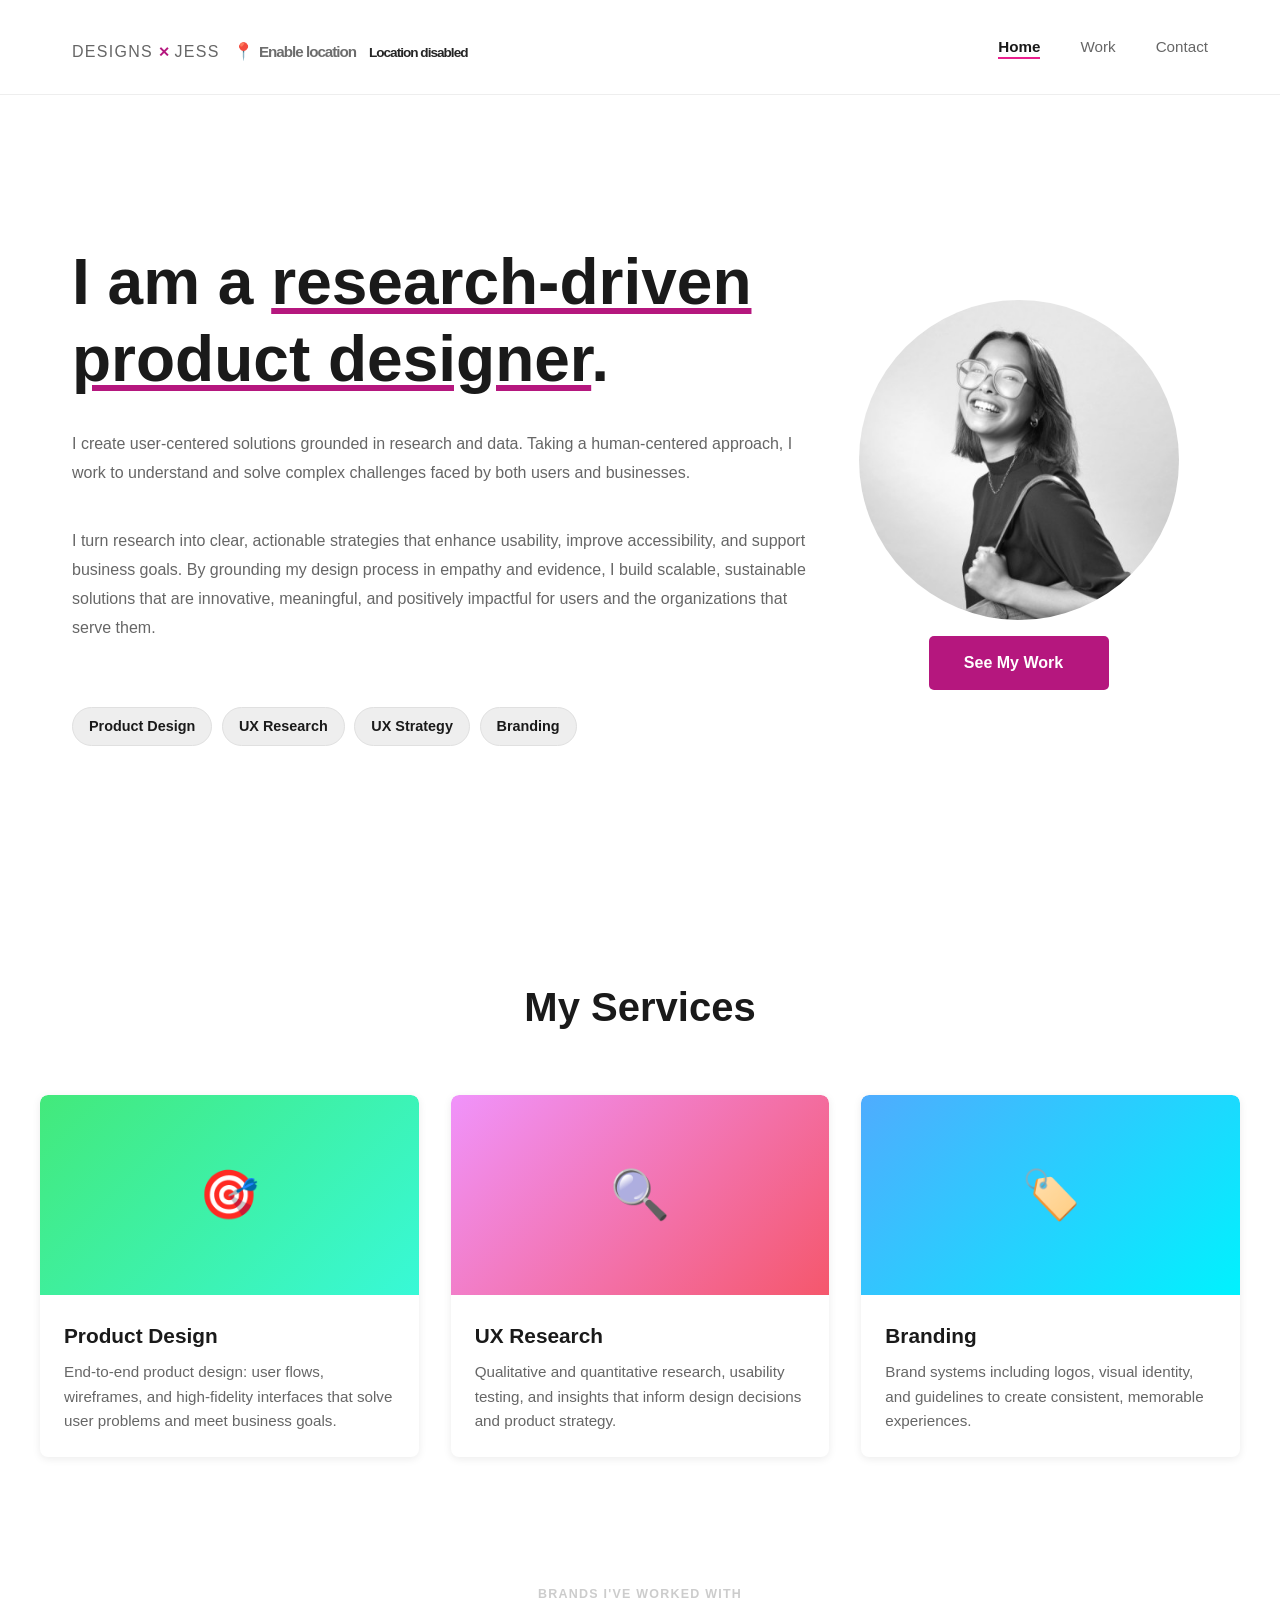
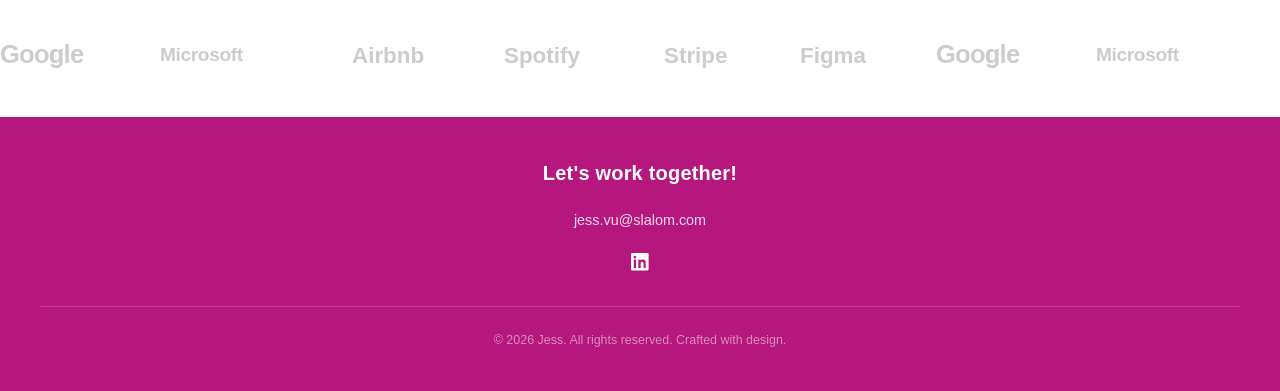
<file: index.html>
<!DOCTYPE html>
<html lang="en">
<head>
  <meta charset="UTF-8">
  <meta name="viewport" content="width=device-width, initial-scale=1.0">
  <meta name="description" content="Jess - Creative Designer | Portfolio & Services">
  <title>Jess - Designer | Creative Portfolio</title>
  <link rel="stylesheet" href="css/styles.css">
</head>
<body>
  <!-- Navigation Header -->
  <header>
    <nav>
      <div class="logo"><a href="index.html"><span class="logo-prefix">Designs</span><span class="logo-x">✕</span><span class="logo-name">Jess</span></a><span class="header-weather loading" id="headerWeather" aria-live="polite"><span class="hw-emoji">⛅</span><span class="hw-temp">--°F</span><span class="hw-loc" id="hwLoc"></span></span></div>
      <ul class="nav-links">
        <li><a href="index.html">Home</a></li>
        <li><a href="pages/work.html">Work</a></li>
        <li><a href="pages/contact.html">Contact</a></li>
      </ul>
    </nav>
  </header>

  <!-- Hero (moved About Me) -->
  <section class="hero" id="home">
    <div class="about-content container row">
      <div class="about-text col-8">
        <h1>I am a <span style="color: var(--primary-color); text-decoration: underline; text-decoration-color: #B5177E; text-underline-offset: 4px;">research-driven product designer</span><span style="color: var(--primary-color);">.</span></h1>
        <p>
          I create user-centered solutions grounded in research and data. Taking a human-centered approach, I work to understand and solve complex challenges faced by both users and businesses.
        </p>
        <p>
          I turn research into clear, actionable strategies that enhance usability, improve accessibility, and support business goals. By grounding my design process in empathy and evidence, I build scalable, sustainable solutions that are innovative, meaningful, and positively impactful for users and the organizations that serve them.
        </p>
        <div class="skills">
          <span class="skill-tag">Product Design</span>
          <span class="skill-tag">UX Research</span>
          <span class="skill-tag">UX Strategy</span>
          <span class="skill-tag">Branding</span>
        </div>
        
      </div>
      <div class="about-image col-4" style="padding-left: 0;">
        <div class="photo-wrap">
          <img src="assets/profile.jpeg" alt="Jess smiling">
        </div>
        <a href="pages/work.html" class="cta-button">See My Work</a>
      </div>
    </div>
  </section>

  <!-- Portfolio Section -->
  <section class="portfolio" id="portfolio">
    <div class="portfolio-container">
      <h2 class="section-title">My Services</h2>
      <div class="portfolio-grid">
        <a class="portfolio-item" href="pages/work.html#product-design">
          <div class="portfolio-image">🎯</div>
          <div class="portfolio-content">
            <h3>Product Design</h3>
            <p>End-to-end product design: user flows, wireframes, and high-fidelity interfaces that solve user problems and meet business goals.</p>
          </div>
        </a>
        <a class="portfolio-item" href="pages/work.html#ux-research">
          <div class="portfolio-image">🔍</div>
          <div class="portfolio-content">
            <h3>UX Research</h3>
            <p>Qualitative and quantitative research, usability testing, and insights that inform design decisions and product strategy.</p>
          </div>
        </a>
        <a class="portfolio-item" href="pages/work.html#branding">
          <div class="portfolio-image">🏷️</div>
          <div class="portfolio-content">
            <h3>Branding</h3>
            <p>Brand systems including logos, visual identity, and guidelines to create consistent, memorable experiences.</p>
          </div>
        </a>
      </div>
    </div>
  </section>

  <!-- Client Logos Carousel -->
  <section class="clients" aria-label="Brands I've worked with">
    <div class="clients-container">
      <p class="clients-label">Brands I've worked with</p>
      <div class="clients-track-wrapper" aria-hidden="true">
        <ul class="clients-track">
          <li class="client-logo"><svg viewBox="0 0 120 40" xmlns="http://www.w3.org/2000/svg" fill="currentColor" focusable="false"><title>Google</title><text x="0" y="32" font-family="Arial, sans-serif" font-size="32" font-weight="700" letter-spacing="-1">Google</text></svg></li>
          <li class="client-logo"><svg viewBox="0 0 160 40" xmlns="http://www.w3.org/2000/svg" fill="currentColor" focusable="false"><title>Microsoft</title><text x="0" y="30" font-family="Arial, sans-serif" font-size="24" font-weight="600" letter-spacing="-0.5">Microsoft</text></svg></li>
          <li class="client-logo"><svg viewBox="0 0 110 40" xmlns="http://www.w3.org/2000/svg" fill="currentColor" focusable="false"><title>Airbnb</title><text x="0" y="32" font-family="Arial, sans-serif" font-size="28" font-weight="700">Airbnb</text></svg></li>
          <li class="client-logo"><svg viewBox="0 0 120 40" xmlns="http://www.w3.org/2000/svg" fill="currentColor" focusable="false"><title>Spotify</title><text x="0" y="32" font-family="Arial, sans-serif" font-size="28" font-weight="700">Spotify</text></svg></li>
          <li class="client-logo"><svg viewBox="0 0 90 40" xmlns="http://www.w3.org/2000/svg" fill="currentColor" focusable="false"><title>Stripe</title><text x="0" y="32" font-family="Arial, sans-serif" font-size="28" font-weight="700">Stripe</text></svg></li>
          <li class="client-logo"><svg viewBox="0 0 90 40" xmlns="http://www.w3.org/2000/svg" fill="currentColor" focusable="false"><title>Figma</title><text x="0" y="32" font-family="Arial, sans-serif" font-size="28" font-weight="700">Figma</text></svg></li>
          <!-- duplicate set for seamless loop -->
          <li class="client-logo" aria-hidden="true"><svg viewBox="0 0 120 40" xmlns="http://www.w3.org/2000/svg" fill="currentColor" focusable="false"><text x="0" y="32" font-family="Arial, sans-serif" font-size="32" font-weight="700" letter-spacing="-1">Google</text></svg></li>
          <li class="client-logo" aria-hidden="true"><svg viewBox="0 0 160 40" xmlns="http://www.w3.org/2000/svg" fill="currentColor" focusable="false"><text x="0" y="30" font-family="Arial, sans-serif" font-size="24" font-weight="600" letter-spacing="-0.5">Microsoft</text></svg></li>
          <li class="client-logo" aria-hidden="true"><svg viewBox="0 0 110 40" xmlns="http://www.w3.org/2000/svg" fill="currentColor" focusable="false"><text x="0" y="32" font-family="Arial, sans-serif" font-size="28" font-weight="700">Airbnb</text></svg></li>
          <li class="client-logo" aria-hidden="true"><svg viewBox="0 0 120 40" xmlns="http://www.w3.org/2000/svg" fill="currentColor" focusable="false"><text x="0" y="32" font-family="Arial, sans-serif" font-size="28" font-weight="700">Spotify</text></svg></li>
          <li class="client-logo" aria-hidden="true"><svg viewBox="0 0 90 40" xmlns="http://www.w3.org/2000/svg" fill="currentColor" focusable="false"><text x="0" y="32" font-family="Arial, sans-serif" font-size="28" font-weight="700">Stripe</text></svg></li>
          <li class="client-logo" aria-hidden="true"><svg viewBox="0 0 90 40" xmlns="http://www.w3.org/2000/svg" fill="currentColor" focusable="false"><text x="0" y="32" font-family="Arial, sans-serif" font-size="28" font-weight="700">Figma</text></svg></li>
        </ul>
      </div>
    </div>
  </section>

  <!-- About section removed (content moved to hero) -->

  <!-- Footer -->
  <footer>
    <div class="footer-inner">
      <p class="footer-cta-title">Let's work together!</p>
      <div class="footer-links">
        <a href="mailto:jess.vu@slalom.com" class="footer-email-link">jess.vu@slalom.com</a>
        <a href="#" aria-label="LinkedIn" class="footer-icon-link">
          <svg xmlns="http://www.w3.org/2000/svg" viewBox="0 0 24 24" fill="currentColor"><path d="M20.447 20.452H17.21v-5.569c0-1.328-.027-3.037-1.852-3.037-1.853 0-2.136 1.445-2.136 2.939v5.667H9.987V9h3.102v1.561h.046c.432-.818 1.487-1.681 3.061-1.681 3.274 0 3.878 2.154 3.878 4.957v6.615zM5.337 7.433a1.8 1.8 0 1 1 0-3.601 1.8 1.8 0 0 1 0 3.601zm1.554 13.019H3.783V9h3.108v11.452zM22.225 0H1.771C.792 0 0 .774 0 1.729v20.542C0 23.227.792 24 1.771 24h20.451C23.2 24 24 23.227 24 22.271V1.729C24 .774 23.2 0 22.222 0h.003z"/></svg>
        </a>
      </div>
      <hr class="footer-divider">
      <p class="footer-copy">&copy; 2026 Jess. All rights reserved. Crafted with design.</p>
    </div>
  </footer>
  <script src="app.js"></script>
</body>
 
</html>
</file>
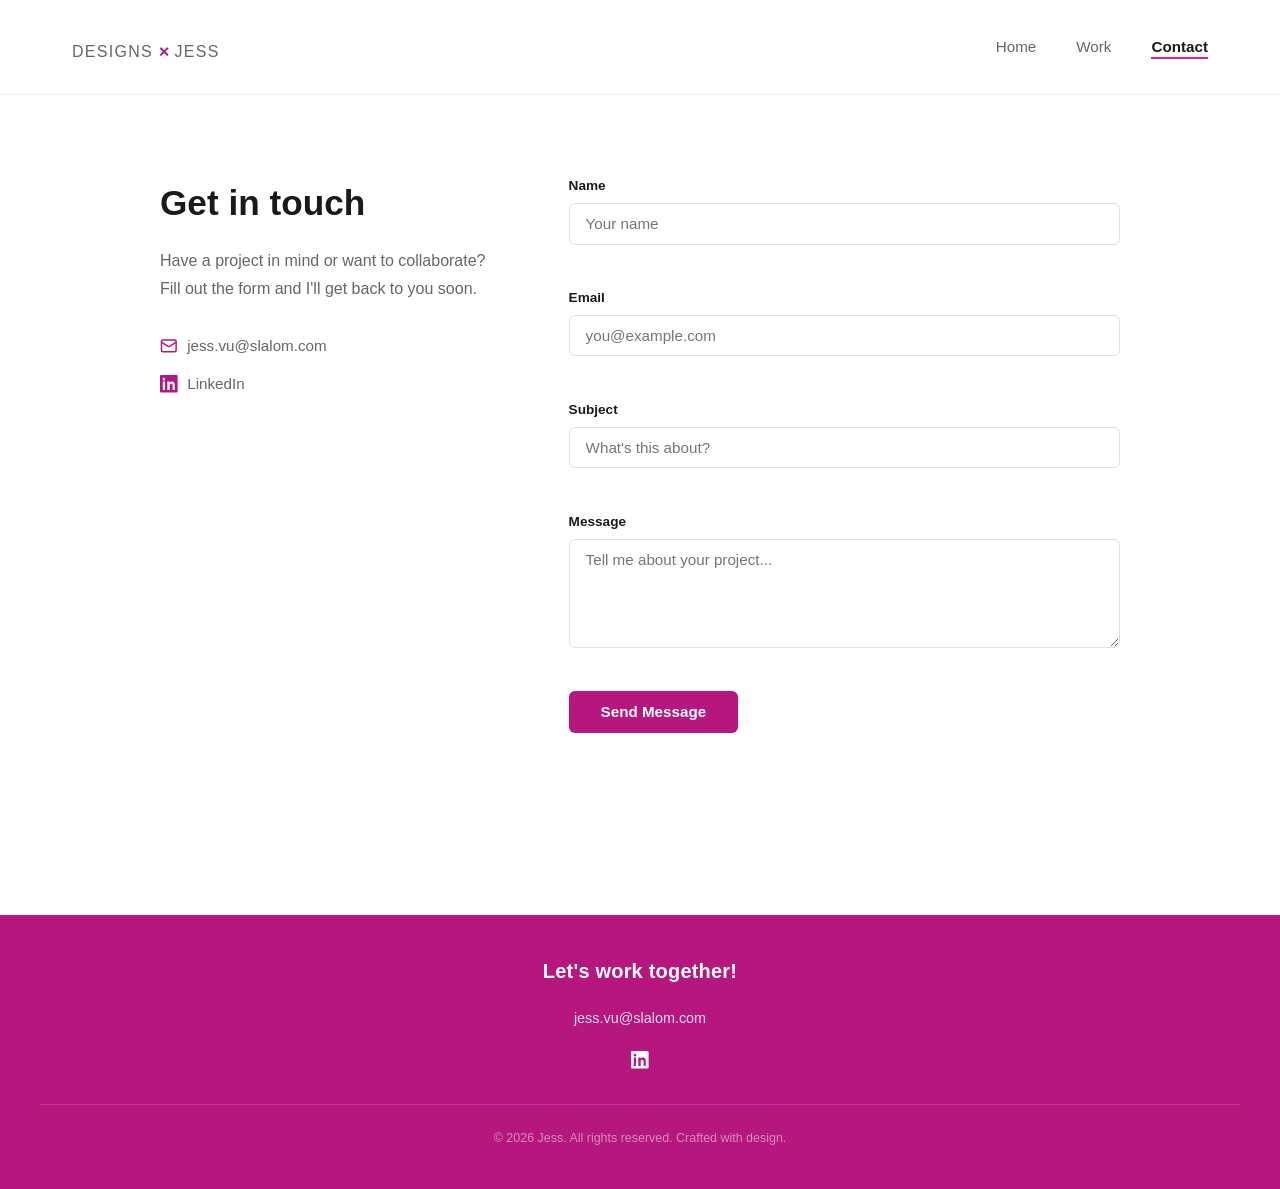
<file: pages/contact.html>
<!DOCTYPE html>
<html lang="en">
  <head>
    <meta charset="UTF-8">
    <meta name="viewport" content="width=device-width, initial-scale=1.0">
    <meta name="description" content="Contact Jess - Designer">
    <title>Contact - Jess</title>
    <link rel="stylesheet" href="../css/styles.css">
  </head>
<body>
  <!-- Navigation Header -->
  <header>
    <nav>
      <div class="logo"><a href="../index.html"><span class="logo-prefix">Designs</span><span class="logo-x">✕</span><span class="logo-name">Jess</span></a></div>
      <ul class="nav-links">
        <li><a href="../index.html">Home</a></li>
        <li><a href="work.html">Work</a></li>
        <li><a href="contact.html">Contact</a></li>
      </ul>
    </nav>
  </header>

  <!-- Contact Section -->
  <section class="contact-page" id="contact">
    <div class="contact-page-container">
      <div class="contact-page-intro">
        <h1>Get in touch</h1>
        <p>Have a project in mind or want to collaborate? Fill out the form and I'll get back to you soon.</p>
        <ul class="contact-page-details">
          <li>
            <svg xmlns="http://www.w3.org/2000/svg" viewBox="0 0 24 24" fill="none" stroke="currentColor" stroke-width="2" stroke-linecap="round" stroke-linejoin="round" aria-hidden="true"><rect x="2" y="4" width="20" height="16" rx="2"/><path d="m22 7-8.97 5.7a1.94 1.94 0 0 1-2.06 0L2 7"/></svg>
            <a href="mailto:jess.vu@slalom.com">jess.vu@slalom.com</a>
          </li>
          <li>
            <svg xmlns="http://www.w3.org/2000/svg" viewBox="0 0 24 24" fill="currentColor" aria-hidden="true"><path d="M20.447 20.452H17.21v-5.569c0-1.328-.027-3.037-1.852-3.037-1.853 0-2.136 1.445-2.136 2.939v5.667H9.987V9h3.102v1.561h.046c.432-.818 1.487-1.681 3.061-1.681 3.274 0 3.878 2.154 3.878 4.957v6.615zM5.337 7.433a1.8 1.8 0 1 1 0-3.601 1.8 1.8 0 0 1 0 3.601zm1.554 13.019H3.783V9h3.108v11.452zM22.225 0H1.771C.792 0 0 .774 0 1.729v20.542C0 23.227.792 24 1.771 24h20.451C23.2 24 24 23.227 24 22.271V1.729C24 .774 23.2 0 22.222 0h.003z"/></svg>
            <a href="#">LinkedIn</a>
          </li>
        </ul>
      </div>

      <form class="contact-form" novalidate>
        <div class="form-group">
          <label for="contact-name">Name</label>
          <input type="text" id="contact-name" name="name" placeholder="Your name" required autocomplete="name">
          <span class="field-error" aria-live="polite"></span>
        </div>
        <div class="form-group">
          <label for="contact-email">Email</label>
          <input type="email" id="contact-email" name="email" placeholder="you@example.com" required autocomplete="email">
          <span class="field-error" aria-live="polite"></span>
        </div>
        <div class="form-group">
          <label for="contact-subject">Subject</label>
          <input type="text" id="contact-subject" name="subject" placeholder="What's this about?">
          <span class="field-error" aria-live="polite"></span>
        </div>
        <div class="form-group">
          <label for="contact-message">Message</label>
          <textarea id="contact-message" name="message" rows="5" placeholder="Tell me about your project..." required></textarea>
          <span class="field-error" aria-live="polite"></span>
        </div>
        <button type="submit" class="contact-submit">Send Message</button>
        <p class="form-success" aria-live="polite" hidden>Thanks! Your message has been sent.</p>
      </form>
    </div>
  </section>

  <!-- Footer -->
  <footer>
    <div class="footer-inner">
      <p class="footer-cta-title">Let's work together!</p>
      <div class="footer-links">
        <a href="mailto:jess.vu@slalom.com" class="footer-email-link">jess.vu@slalom.com</a>
        <a href="#" aria-label="LinkedIn" class="footer-icon-link">
          <svg xmlns="http://www.w3.org/2000/svg" viewBox="0 0 24 24" fill="currentColor"><path d="M20.447 20.452H17.21v-5.569c0-1.328-.027-3.037-1.852-3.037-1.853 0-2.136 1.445-2.136 2.939v5.667H9.987V9h3.102v1.561h.046c.432-.818 1.487-1.681 3.061-1.681 3.274 0 3.878 2.154 3.878 4.957v6.615zM5.337 7.433a1.8 1.8 0 1 1 0-3.601 1.8 1.8 0 0 1 0 3.601zm1.554 13.019H3.783V9h3.108v11.452zM22.225 0H1.771C.792 0 0 .774 0 1.729v20.542C0 23.227.792 24 1.771 24h20.451C23.2 24 24 23.227 24 22.271V1.729C24 .774 23.2 0 22.222 0h.003z"/></svg>
        </a>
      </div>
      <hr class="footer-divider">
      <p class="footer-copy">&copy; 2026 Jess. All rights reserved. Crafted with design.</p>
    </div>
  </footer>
  <script src="../app.js"></script>
</body>
</html>
</file>
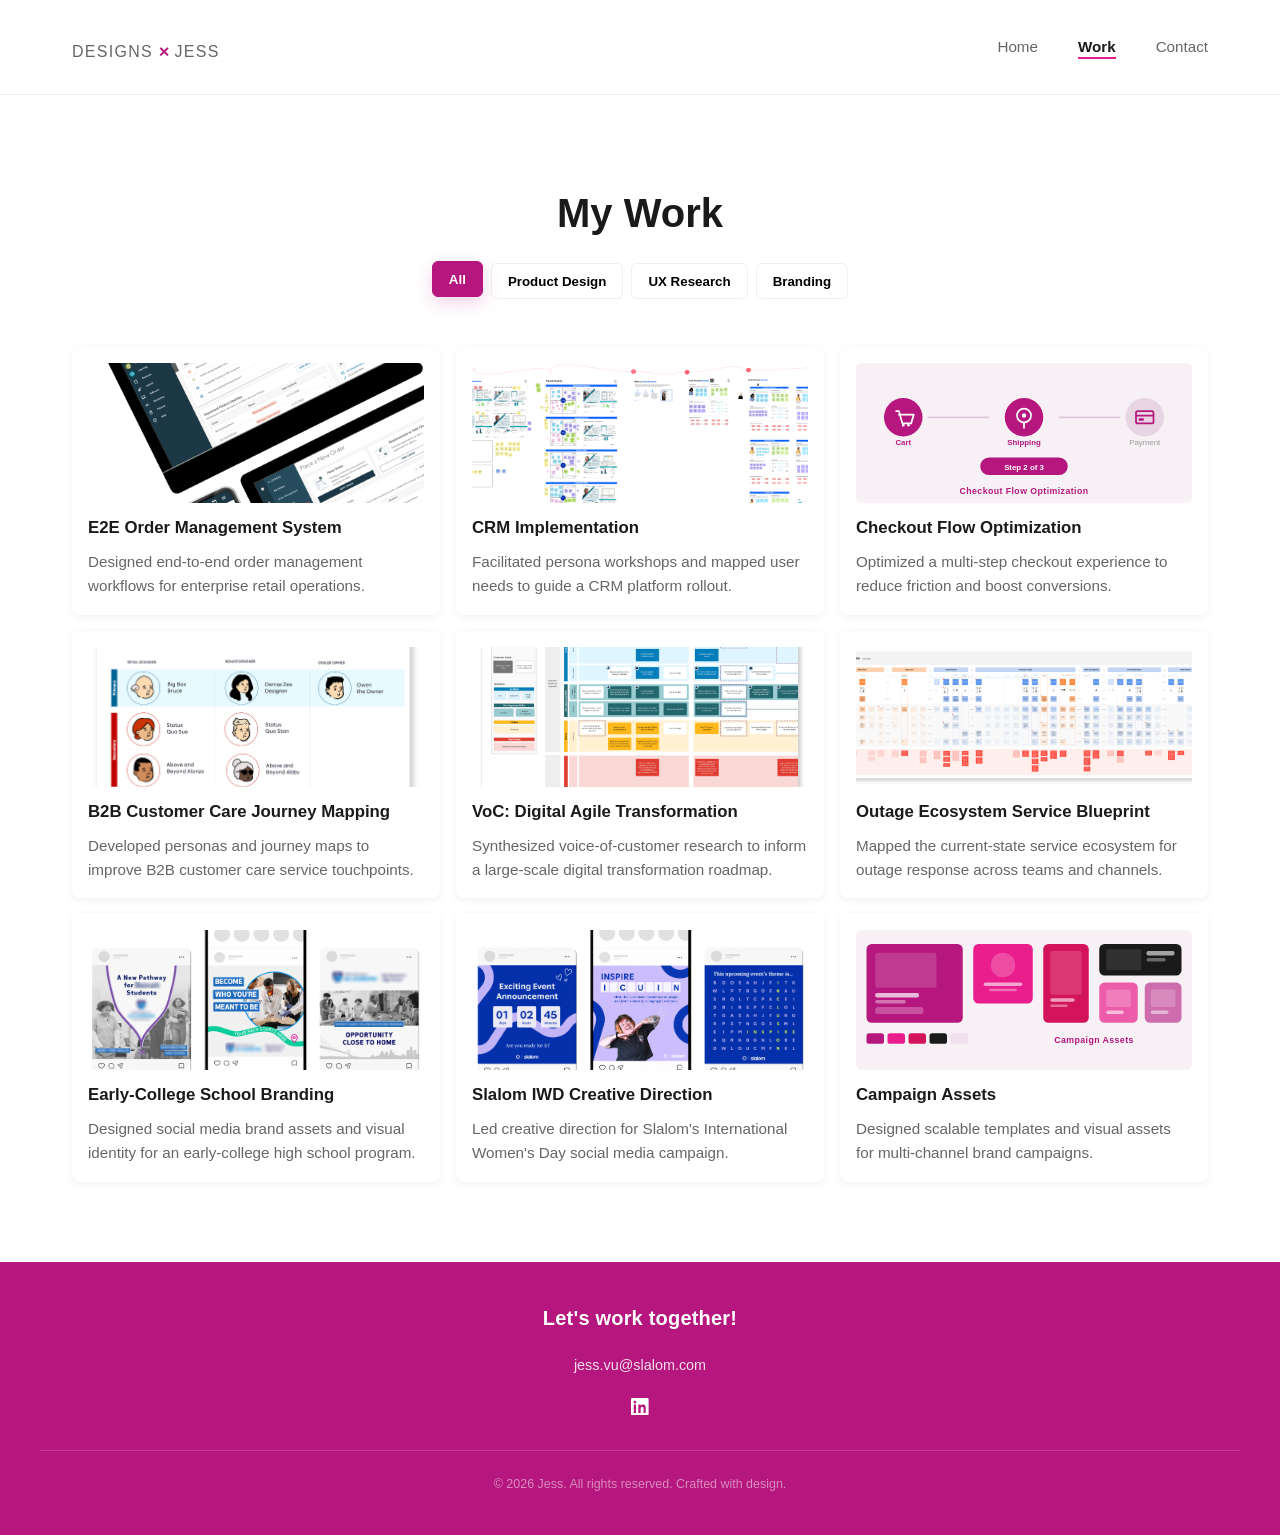
<file: pages/work.html>
<!DOCTYPE html>
<html lang="en">
<head>
  <meta charset="UTF-8">
  <meta name="viewport" content="width=device-width, initial-scale=1.0">
  <meta name="description" content="Work & Portfolio - Jess">
  <title>Work - Jess</title>
  <link rel="stylesheet" href="../css/styles.css">
</head>
<body>
  <!-- Navigation Header -->
  <header>
    <nav>
      <div class="logo"><a href="../index.html"><span class="logo-prefix">Designs</span><span class="logo-x">✕</span><span class="logo-name">Jess</span></a></div>
      <ul class="nav-links">
        <li><a href="../index.html">Home</a></li>
        <li><a href="work.html">Work</a></li>
        <li><a href="contact.html">Contact</a></li>
      </ul>
    </nav>
  </header>

  <!-- Portfolio Section -->
  <section class="portfolio" id="portfolio">
    <div class="portfolio-container container">
      <!-- top category cards removed as requested -->

      <!-- Filters -->
      <!-- (top category cards removed earlier) -->
        <div class="work-header">
          <h2 class="section-title">My Work</h2>
          <div class="filters" aria-label="Filter work by type">
            <button class="filter-button active" data-filter="all">All</button>
            <button class="filter-button" data-filter="product-design">Product Design</button>
            <button class="filter-button" data-filter="ux-research">UX Research</button>
            <button class="filter-button" data-filter="branding">Branding</button>
          </div>
        </div>

      <!-- Placeholder work list -->
      <div class="work-list">
        <!-- Product Design examples -->
        <article class="work-card" data-type="product-design">
          <img class="work-thumb" src="../assets/E2E%20Order%20Management%20System.png" alt="E2E Order Management System thumbnail" loading="lazy">
          <h4>E2E Order Management System</h4>
          <p>Designed end-to-end order management workflows for enterprise retail operations.</p>
        </article>
        <article class="work-card" data-type="product-design">
          <img class="work-thumb" src="../assets/CRM%20Implementation%20-%20Workshop%20Image%202.png" alt="CRM Implementation thumbnail" loading="lazy">
          <h4>CRM Implementation</h4>
          <p>Facilitated persona workshops and mapped user needs to guide a CRM platform rollout.</p>
        </article>
        <article class="work-card" data-type="product-design">
          <img class="work-thumb" src="../assets/thumb-checkout-flow.svg" alt="Checkout Flow Optimization thumbnail" loading="lazy">
          <h4>Checkout Flow Optimization</h4>
          <p>Optimized a multi-step checkout experience to reduce friction and boost conversions.</p>
        </article>

        <!-- UX Research examples -->
        <article class="work-card" data-type="ux-research">
          <img class="work-thumb" src="../assets/B2B%20Customer%20Care%20Journey%20Mapping%20-%20Meet%20Personas.png" alt="B2B Customer Care Journey Mapping thumbnail" loading="lazy">
          <h4>B2B Customer Care Journey Mapping</h4>
          <p>Developed personas and journey maps to improve B2B customer care service touchpoints.</p>
        </article>
        <article class="work-card" data-type="ux-research">
          <img class="work-thumb" src="../assets/VoC%20-%20Digital%20Agile%20Transformation.png" alt="Voice of Customer Research thumbnail" loading="lazy">
          <h4>VoC: Digital Agile Transformation</h4>
          <p>Synthesized voice-of-customer research to inform a large-scale digital transformation roadmap.</p>
        </article>
        <article class="work-card" data-type="ux-research">
          <img class="work-thumb" src="../assets/Outage%20Ecosystem%20Service%20Blueprint%20-%20Current%20State.png" alt="Outage Ecosystem Service Blueprint thumbnail" loading="lazy">
          <h4>Outage Ecosystem Service Blueprint</h4>
          <p>Mapped the current-state service ecosystem for outage response across teams and channels.</p>
        </article>

        <!-- Branding examples -->
        <article class="work-card" data-type="branding">
          <img class="work-thumb" src="../assets/Branding%20for%20Early-College%20School%20-%20Socials.png" alt="Early-College School Branding thumbnail" loading="lazy">
          <h4>Early-College School Branding</h4>
          <p>Designed social media brand assets and visual identity for an early-college high school program.</p>
        </article>
        <article class="work-card" data-type="branding">
          <img class="work-thumb" src="../assets/Creative%20Direction%20-%20Slalom%20IWD%20-%20Socials.png" alt="Slalom IWD Creative Direction thumbnail" loading="lazy">
          <h4>Slalom IWD Creative Direction</h4>
          <p>Led creative direction for Slalom's International Women's Day social media campaign.</p>
        </article>
        <article class="work-card" data-type="branding">
          <img class="work-thumb" src="../assets/thumb-campaign-assets.svg" alt="Campaign Assets thumbnail" loading="lazy">
          <h4>Campaign Assets</h4>
          <p>Designed scalable templates and visual assets for multi-channel brand campaigns.</p>
        </article>
      </div>
    </div>
  </section>

  <!-- Footer -->
  <footer>
    <div class="footer-inner">
      <p class="footer-cta-title">Let's work together!</p>
      <div class="footer-links">
        <a href="mailto:jess.vu@slalom.com" class="footer-email-link">jess.vu@slalom.com</a>
        <a href="#" aria-label="LinkedIn" class="footer-icon-link">
          <svg xmlns="http://www.w3.org/2000/svg" viewBox="0 0 24 24" fill="currentColor"><path d="M20.447 20.452H17.21v-5.569c0-1.328-.027-3.037-1.852-3.037-1.853 0-2.136 1.445-2.136 2.939v5.667H9.987V9h3.102v1.561h.046c.432-.818 1.487-1.681 3.061-1.681 3.274 0 3.878 2.154 3.878 4.957v6.615zM5.337 7.433a1.8 1.8 0 1 1 0-3.601 1.8 1.8 0 0 1 0 3.601zm1.554 13.019H3.783V9h3.108v11.452zM22.225 0H1.771C.792 0 0 .774 0 1.729v20.542C0 23.227.792 24 1.771 24h20.451C23.2 24 24 23.227 24 22.271V1.729C24 .774 23.2 0 22.222 0h.003z"/></svg>
        </a>
      </div>
      <hr class="footer-divider">
      <p class="footer-copy">&copy; 2026 Jess. All rights reserved. Crafted with design.</p>
    </div>
  </footer>
  
  <script src="../app.js"></script>
</body>
</html>
</file>
<file: css/styles.css>
* {
  margin: 0;
  padding: 0;
  box-sizing: border-box;
}

@property --border-draw {
  syntax: '<angle>';
  initial-value: 0deg;
  inherits: false;
}

@keyframes draw-border {
  from { --border-draw: 0deg; }
  to   { --border-draw: 360deg; }
}

:root {
  --primary-color: #1a1a1a;
  --secondary-color: #ffffff;
  --accent-color: #e91e8c;
  --light-gray: #ffffff;
  --text-gray: #666666;
}

html {
  scroll-behavior: smooth;
}

body {
  font-family: 'Segoe UI', Tahoma, Geneva, Verdana, sans-serif;
  line-height: 1.6;
  color: var(--primary-color);
  background-color: var(--secondary-color);
}

a {
  text-decoration: none;
  color: inherit;
  transition: color 0.3s ease;
}

/* Header & Navigation */
header {
  position: sticky;
  top: 0;
  background-color: var(--secondary-color);
  border-bottom: 1px solid #eee;
  z-index: 100;
  padding: 1.5rem 0;
}

nav {
  max-width: 1200px;
  margin: 0 auto;
  padding: 0 2rem;
  display: flex;
  justify-content: space-between;
  align-items: center;
}

.logo a {
  display: inline-flex;
  align-items: baseline;
  gap: 0.3rem;
  text-decoration: none;
}

.logo-prefix {
  font-size: 1rem;
  font-weight: 500;
  letter-spacing: 0.08em;
  text-transform: uppercase;
  color: var(--text-gray);
}

.logo-x {
  font-size: 0.85rem;
  font-weight: 700;
  color: #B5177E;
  letter-spacing: 0;
}

.logo-name {
  font-size: 1rem;
  font-weight: 500;
  letter-spacing: 0.08em;
  text-transform: uppercase;
  color: var(--text-gray);
}

.logo {
  font-size: 1.8rem;
  font-weight: 700;
  color: var(--primary-color);
  letter-spacing: -1px;
}

/* Header inline weather */
.header-weather {
  margin-left: 0.8rem;
  font-size: 0.95rem;
  font-weight: 600;
  color: var(--text-gray);
  display: inline-flex;
  align-items: center;
  gap: 0.4rem;
  opacity: 0.95;
}
.header-weather .hw-emoji {
  font-size: 1.05rem;
}
.header-weather.loading {
  opacity: 0.7;
}
.header-weather .hw-loc {
  font-size: 0.85rem;
  color: var(--primary-color);
  margin-left: 0.4rem;
  display: inline-block;
  max-width: 220px;
  white-space: nowrap;
  overflow: hidden;
  text-overflow: ellipsis;
  font-weight: 600;
}

@media (max-width: 480px) {
  .header-weather .hw-loc { display:none; }
}

.nav-links {
  display: flex;
  list-style: none;
  gap: 2.5rem;
}

.nav-links a {
  font-size: 0.95rem;
  font-weight: 500;
  color: var(--text-gray);
}

.nav-links a:hover {
  color: var(--accent-color);
}

.nav-links a.active {
  color: var(--primary-color);
  font-weight: 700;
  border-bottom: 2px solid var(--accent-color);
  padding-bottom: 2px;
}

/* Hero Section */
.hero {
  max-width: 1200px;
  margin: 0 auto;
  padding: 6rem 2rem;
  text-align: left;
  min-height: calc(100vh - 100px);
  display: flex;
  flex-direction: row;
  justify-content: center;
  align-items: center;
  position: relative;
}

/* 12-column grid system */
.container {
  max-width: 1200px;
  margin: 0 auto;
  padding-left: 2rem;
  padding-right: 2rem;
}
.row {
  display: grid;
  grid-template-columns: repeat(12, 1fr);
  gap: 1.5rem;
  align-items: start;
}
[class*="col-"] {
  /* default empty */
}
.col-1 { grid-column: span 1; }
.col-2 { grid-column: span 2; }
.col-3 { grid-column: span 3; }
.col-4 { grid-column: span 4; }
.col-5 { grid-column: span 5; }
.col-6 { grid-column: span 6; }
.col-7 { grid-column: span 7; }
.col-8 { grid-column: span 8; }
.col-9 { grid-column: span 9; }
.col-10 { grid-column: span 10; }
.col-11 { grid-column: span 11; }
.col-12 { grid-column: span 12; }

@media (max-width: 900px) {
  .row { grid-template-columns: 1fr; }
  [class*="col-"] { grid-column: span 1 !important; }
}

/* Hero-specific grid overrides to remove horizontal gap beside the photo */
.hero.container .row,
.hero .row,
section.hero > .container.row {
  gap: 0 !important;
  column-gap: 0 !important;
}
.hero .about-text { padding-right: 0 !important; }
.hero .about-image { margin-left: 0 !important; }

/* Remove container side padding only for hero to eliminate visual gap */
.hero.container,
.hero .container,
section.hero > .container {
  padding-left: 0 !important;
  padding-right: 0 !important;
}

.hero h1 {
  font-size: 4rem;
  margin-bottom: 1rem;
  line-height: 1.2;
  font-weight: 700;
}

.hero-subtitle {
  font-size: 1.3rem;
  color: var(--text-gray);
  margin-bottom: 2.5rem;
  max-width: 600px;
  margin-left: auto;
  margin-right: auto;
}

/* Hero-specific layout for moved About content */
.hero .about-content {
display: flex;
gap: 2.5rem !important;
align-items: center;
width: 100%;
}

.hero .about-text {
  text-align: left;
  flex: 2 1 auto;
  max-width: none;
}

/* Ensure the bio fills the column and centers vertically so it sits flush with the photo */
.hero .about-text {
  display: flex;
  flex-direction: column;
  justify-content: center;
  gap: 1rem;
  padding-right: 0;
}
.hero .about-image {
  margin-left: 0;
  flex: 0 0 33.333%;
  max-width: 33.333%;
  display: flex;
  flex-direction: column;
  align-items: center;
  justify-content: center;
  padding-left: 0;
}

/* Circle crop and CTA placement for hero profile image */
.hero .about-image {
  display: flex;
  flex-direction: column;
  align-items: center;
  gap: 1rem;
  margin-left: 0;
  flex: 0 0 auto;
}

/* Align the image to the start of its grid column so it sits flush next to the text */
.hero .about-image {
  justify-self: start;
  align-items: center;
  padding-left: 0;
}

.photo-wrap {
  width: 320px;
  height: 320px;
  border-radius: 50%;
  overflow: hidden;
  display: block;
  flex-shrink: 0;
}

.hero .about-image .photo-wrap {
  margin-left: 0;
}

.photo-wrap img {
  width: 100%;
  height: 100%;
  object-fit: cover;
  object-position: top center;
  display: block;
}

.hero .about-image .cta-button {
  margin-top: 0;
  width: auto;
  min-width: 180px;
}

@media (max-width: 900px) {
  .hero {
    padding: 4rem 1.5rem;
    flex-direction: column;
    text-align: center;
  }
  .hero .about-content {
    flex-direction: column;
    gap: 1.5rem;
    align-items: center;
  }
  .hero .about-text {
    text-align: center;
    max-width: 100%;
  }
  .hero .about-image {
    margin-left: 0;
    flex: 0 0 auto;
  }
  .photo-wrap {
    width: 220px;
    height: 220px;
    border-radius: 50%;
  }
}

.cta-button {
  display: inline-block;
  padding: 0.9rem 2.2rem;
  background-color: #B5177E;
  color: white;
  border-radius: 5px;
  font-weight: 600;
  transition: all 0.3s ease;
}

.cta-button:hover {
  background-color: #8f1263;
  transform: translateY(-2px);
  box-shadow: 0 5px 15px rgba(181, 23, 126, 0.35);
}

/* Client Logos Carousel */
@keyframes marquee {
  from { transform: translateX(0); }
  to   { transform: translateX(-50%); }
}

.clients {
  padding: 3rem 0;
  overflow: hidden;
}

.clients-container {
  max-width: 100%;
  text-align: center;
}

.clients-label {
  font-size: 0.78rem;
  font-weight: 600;
  letter-spacing: 0.1em;
  text-transform: uppercase;
  color: #cccccc;
  margin-bottom: 2rem;
}

.clients-track-wrapper {
  overflow: hidden;
  width: 100%;
}

.clients-track {
  display: flex;
  align-items: center;
  gap: 4rem;
  list-style: none;
  padding: 0;
  margin: 0;
  width: max-content;
  animation: marquee 18s linear infinite;
}

.clients-track:hover {
  animation-play-state: paused;
}

.client-logo {
  color: #cccccc;
  height: 32px;
  display: flex;
  align-items: center;
  flex-shrink: 0;
}

.client-logo svg {
  height: 100%;
  width: auto;
}

@media (prefers-reduced-motion: reduce) {
  .clients-track {
    animation: none;
    flex-wrap: wrap;
    justify-content: center;
    width: auto;
  }
}

/* Portfolio Section */
.portfolio {
  background-color: var(--light-gray);
  padding: 5rem 2rem;
}

.portfolio-container {
  max-width: 1200px;
  margin: 0 auto;
}

.section-title {
  font-size: 2.5rem;
  margin-bottom: 3.5rem;
  text-align: center;
  font-weight: 700;
}

/* Work page filters and cards */
.filters {
  display: inline-flex;
  align-items: center;
  gap: 0.5rem;
  background-color: transparent;
  padding: 0;
  border-radius: 0;
}

/* Filter buttons inside the filters bar */
.filter-button {
  padding: 0.6rem 1rem;
  border: 1px solid rgba(0,0,0,0.06);
  background: #ffffff;
  border-radius: 6px;
  font-weight: 600;
  cursor: pointer;
  transition: transform 150ms ease, box-shadow 150ms ease, background 150ms ease;
}

.filter-button.active {
  background: #B5177E;
  color: #ffffff;
  border-color: #B5177E;
  box-shadow: 0 6px 18px rgba(181,23,126,0.18);
  transform: translateY(-2px);
}

.work-list {
  display: grid;
  grid-template-columns: repeat(3, 1fr);
  gap: 1rem;
  margin-top: 1.5rem;
}

@media (max-width: 900px) {
  .work-list { grid-template-columns: repeat(2, 1fr); }
}

@media (max-width: 600px) {
  .work-list { grid-template-columns: 1fr; }
}

/* Sticky header for work title + filters */

.work-header {
  position: sticky;
  top: 90px;
  z-index: 70;
  background-color: var(--light-gray);
  padding: 0.35rem 0.25rem 24px;
  display: flex;
  flex-direction: column;
  align-items: center;
  gap: calc(0.15rem + 16px);
}

@media (max-width: 700px) {
  .work-header { top: 70px; padding: 0.5rem 0.25rem 24px; }
}

/* tighten title spacing */
.work-header .section-title { margin: 0; }
.work-card {
  background: white;
  border-radius: 8px;
  padding: 1rem;
  box-shadow: 0 2px 8px rgba(0,0,0,0.06);
  transition: transform 0.3s ease, box-shadow 0.3s ease;
}

.work-card:hover {
  transform: translateY(-3px);
  box-shadow: 0 8px 24px rgba(181, 23, 126, 0.3);
}
.work-thumb {
  width: 100%;
  height: 140px;
  object-fit: cover;
  border-radius: 6px;
  margin-bottom: 0.75rem;
  display: block;
}
.work-card h4 {
  margin-bottom: 0.5rem;
  font-size: 1.05rem;
}
.work-card p {
  color: var(--text-gray);
  font-size: 0.95rem;
}
.work-card.hidden { display: none !important; }

.portfolio-grid {
  display: grid;
  grid-template-columns: repeat(auto-fit, minmax(300px, 1fr));
  gap: 2rem;
}

/* Stack layout for Work page: vertical card list */
.portfolio-grid.stack {
  display: flex;
  flex-direction: column;
  gap: 1.5rem;
  align-items: stretch;
}
.portfolio-grid.stack .portfolio-item {
  width: 100%;
  max-width: 980px;
  margin: 0 auto;
  display: flex;
  gap: 1rem;
  align-items: center;
  padding: 1rem 1.25rem;
}
.portfolio-grid.stack .portfolio-image {
  flex: 0 0 160px;
  height: 120px;
  display: flex;
  align-items: center;
  justify-content: center;
  font-size: 2.25rem;
}
.portfolio-grid.stack .portfolio-content {
  flex: 1 1 auto;
}

@media (max-width: 700px) {
  .portfolio-grid.stack .portfolio-item {
    flex-direction: column;
    text-align: center;
  }
  .portfolio-grid.stack .portfolio-image {
    width: 100%;
    height: 160px;
  }
}

.portfolio-item {
  background-color: white;
  border-radius: 8px;
  overflow: hidden;
  box-shadow: 0 2px 8px rgba(0, 0, 0, 0.08);
  transition: transform 0.3s ease, box-shadow 0.3s ease;
}

.portfolio-item:hover {
  transform: translateY(-5px);
  box-shadow: 0 10px 28px rgba(181, 23, 126, 0.3);
}

.portfolio-image {
  width: 100%;
  height: 200px;
  background: linear-gradient(135deg, #43e97b 0%, #38f9d7 100%);
  display: flex;
  align-items: center;
  justify-content: center;
  color: white;
  font-size: 3rem;
  border-radius: 8px 8px 0 0;
}

.portfolio-item:nth-child(2) .portfolio-image {
  background: linear-gradient(135deg, #f093fb 0%, #f5576c 100%);
}

.portfolio-item:nth-child(3) .portfolio-image {
  background: linear-gradient(135deg, #4facfe 0%, #00f2fe 100%);
}

.portfolio-content {
  padding: 1.5rem;
}

.portfolio-content h3 {
  font-size: 1.3rem;
  margin-bottom: 0.5rem;
}

.portfolio-content p {
  color: var(--text-gray);
  font-size: 0.95rem;
  line-height: 1.6;
}

.portfolio-container.overlap {
  /* overlap mode removed — spacer is managed dynamically to prevent overlap */
}
/* About Section */
.about {
  max-width: 1200px;
  margin: 0 auto;
  padding: 5rem 2rem;
}

.about-content {
  display: grid;
  grid-template-columns: 1fr 1fr;
  gap: 3rem;
  align-items: center;
}

.about-text h2 {
  font-size: 2rem;
  margin-bottom: 1.5rem;
}

.about-text p {
  color: var(--text-gray);
  margin-bottom: 1.5rem;
  line-height: 1.8;
}

.skills {
  display: flex;
  flex-wrap: wrap;
  gap: 0.6rem;
  margin-top: 1.5rem;
  align-items: center;
}

.skill-tag {
  display: inline-flex;
  align-items: center;
  gap: 0.5rem;
  background-color: #eeeeee;
  border: 1px solid #e0e0e0;
  padding: 0.45rem 1rem;
  border-radius: 9999px;
  font-size: 0.9rem;
  font-weight: 600;
  color: var(--primary-color);
  box-shadow: none;
  cursor: default;
}

.about-image {
  width: 100%;
  background: none;
  display: flex;
  align-items: center;
  justify-content: center;
}

.about-image img {
  width: 100%;
  height: 100%;
  object-fit: cover;
}

/* Contact Page */
.contact-page {
  padding: 5rem 2rem;
  min-height: calc(100vh - 80px);
}

.contact-page-container {
  max-width: 960px;
  margin: 0 auto;
  display: grid;
  grid-template-columns: 1fr 1.6fr;
  gap: 4rem;
  align-items: start;
}

.contact-page-intro h1 {
  font-size: 2.2rem;
  font-weight: 700;
  margin-bottom: 1rem;
  color: var(--primary-color);
}

.contact-page-intro p {
  color: var(--text-gray);
  line-height: 1.7;
  margin-bottom: 2rem;
}

.contact-page-details {
  list-style: none;
  padding: 0;
  margin: 0;
  display: flex;
  flex-direction: column;
  gap: 0.85rem;
}

.contact-page-details li {
  display: flex;
  align-items: center;
  gap: 0.6rem;
  font-size: 0.95rem;
  color: var(--text-gray);
}

.contact-page-details li svg {
  width: 1.1rem;
  height: 1.1rem;
  flex-shrink: 0;
  color: #B5177E;
}

.contact-page-details li a {
  color: var(--text-gray);
  text-decoration: none;
}

.contact-page-details li a:hover {
  color: #B5177E;
  text-decoration: underline;
}

.contact-form {
  display: flex;
  flex-direction: column;
  gap: 1.25rem;
}

.form-group {
  display: flex;
  flex-direction: column;
  gap: 0.4rem;
}

.form-group label {
  font-size: 0.85rem;
  font-weight: 600;
  color: var(--primary-color);
}

.form-group input,
.form-group textarea {
  padding: 0.7rem 1rem;
  border: 1px solid #e0e0e0;
  border-radius: 6px;
  font-family: inherit;
  font-size: 0.95rem;
  color: var(--primary-color);
  background: #ffffff;
  transition: border-color 0.2s ease, box-shadow 0.2s ease;
  resize: vertical;
}

.form-group input:focus,
.form-group textarea:focus {
  outline: none;
  border-color: #B5177E;
  box-shadow: 0 0 0 3px rgba(181, 23, 126, 0.1);
}

.contact-submit {
  align-self: flex-start;
  padding: 0.8rem 2rem;
  background: #B5177E;
  color: #ffffff;
  border: none;
  border-radius: 6px;
  font-size: 0.95rem;
  font-weight: 700;
  cursor: pointer;
  transition: background 0.2s ease, transform 0.15s ease;
}

.contact-submit:hover {
  background: #8f1263;
  transform: translateY(-2px);
}

.field-error {
  font-size: 0.8rem;
  color: #c0392b;
  min-height: 1rem;
  display: block;
}

.form-group input.invalid,
.form-group textarea.invalid {
  border-color: #c0392b;
  box-shadow: 0 0 0 3px rgba(192, 57, 43, 0.1);
}

.form-group input.valid,
.form-group textarea.valid {
  border-color: #27ae60;
}

.form-success {
  color: #27ae60;
  font-weight: 600;
  font-size: 0.95rem;
  margin-top: 0.5rem;
}

@media (max-width: 700px) {
  .contact-page-container {
    grid-template-columns: 1fr;
    gap: 2.5rem;
  }
}

/* Contact Section */
.contact {
  background-color: #F97316;
  color: #ffffff;
  padding: 5rem 2rem;
  text-align: center;
}

.contact-container {
  max-width: 800px;
  margin: 0 auto;
}

.contact h2 {
  font-size: 2.5rem;
  margin-bottom: 1.5rem;
  color: #ffffff;
}

.contact p {
  font-size: 1.1rem;
  margin-bottom: 2.5rem;
  color: rgba(255, 255, 255, 0.85);
}

.contact-links {
  display: flex;
  justify-content: center;
  gap: 2rem;
  flex-wrap: wrap;
}

.contact-link {
  display: inline-block;
  padding: 0.9rem 1.6rem;
  background: #ffffff;
  color: #C2410C;
  border: 2px solid #ffffff;
  border-radius: 6px;
  font-weight: 700;
  margin: 0 0.5rem;
  transition: transform 0.18s ease, box-shadow 0.18s ease, background 0.18s ease, color 0.18s ease;
}

.contact-link:hover,
.contact-link:focus {
  background: transparent;
  color: #ffffff;
  transform: translateY(-2px);
  box-shadow: 0 8px 20px rgba(0, 0, 0, 0.15);
}

/* Footer */
footer {
  background-color: #B5177E;
  color: #ffffff;
  padding: 2.5rem;
  font-size: 0.95rem;
  line-height: 1.6;
}

footer .footer-inner {
  max-width: 1200px;
  margin: 0 auto;
  display: flex;
  flex-direction: column;
  align-items: center;
  gap: 1.25rem;
  text-align: center;
}

footer .footer-cta-title {
  margin: 0;
  font-size: 1.25rem;
  font-weight: 700;
  color: #ffffff;
  letter-spacing: 0.01em;
}

footer .footer-divider {
  width: 100%;
  border: none;
  border-top: 1px solid rgba(255, 255, 255, 0.15);
  margin: 0.25rem 0;
}

footer .footer-copy {
  margin: 0;
  color: rgba(255, 255, 255, 0.5);
  font-size: 0.78rem;
  font-weight: 400;
}

/* Footer links styled as icon buttons */
footer .footer-links {
  display: flex;
  flex-direction: column;
  align-items: center;
  gap: 0.6rem;
}

footer .footer-email-link {
  color: rgba(255, 255, 255, 0.85);
  text-decoration: none;
  font-size: 0.9rem;
  font-weight: 500;
  transition: color 0.18s ease;
}

footer .footer-email-link:hover,
footer .footer-email-link:focus {
  color: #ffffff;
  text-decoration: underline;
}

footer .footer-icon-link {
  display: inline-flex;
  align-items: center;
  justify-content: center;
  width: 2.5rem;
  height: 2.5rem;
  color: #ffffff;
  text-decoration: none;
  background: none;
  border: none;
  transition: color 0.18s ease, transform 0.12s ease;
}

footer .footer-icon-link svg {
  width: 1.1rem;
  height: 1.1rem;
  display: block;
}

footer .footer-icon-link:hover,
footer .footer-icon-link:focus {
  color: rgba(255, 255, 255, 0.7);
  transform: translateY(-3px);
}

@media (max-width: 700px) {
  footer .footer-inner { flex-direction: column; text-align: center; }
}

/* Responsive */
@media (max-width: 768px) {
  .hero h1 {
    font-size: 2.5rem;
  }

  .hero-subtitle {
    font-size: 1.1rem;
  }

  .nav-links {
    gap: 1.5rem;
  }

  .section-title {
    font-size: 2rem;
  }

  .about-content {
    grid-template-columns: 1fr;
  }

  .contact-links {
    flex-direction: column;
    gap: 1rem;
  }

  .portfolio-grid {
    grid-template-columns: 1fr;
  }
}

@media (max-width: 480px) {
  nav {
    flex-direction: column;
    gap: 1.5rem;
  }

  .nav-links {
    flex-direction: column;
    gap: 1rem;
    text-align: center;
  }

  .hero {
    padding: 3rem 1.5rem;
  }

  .hero h1 {
    font-size: 2rem;
  }
}
</file>
